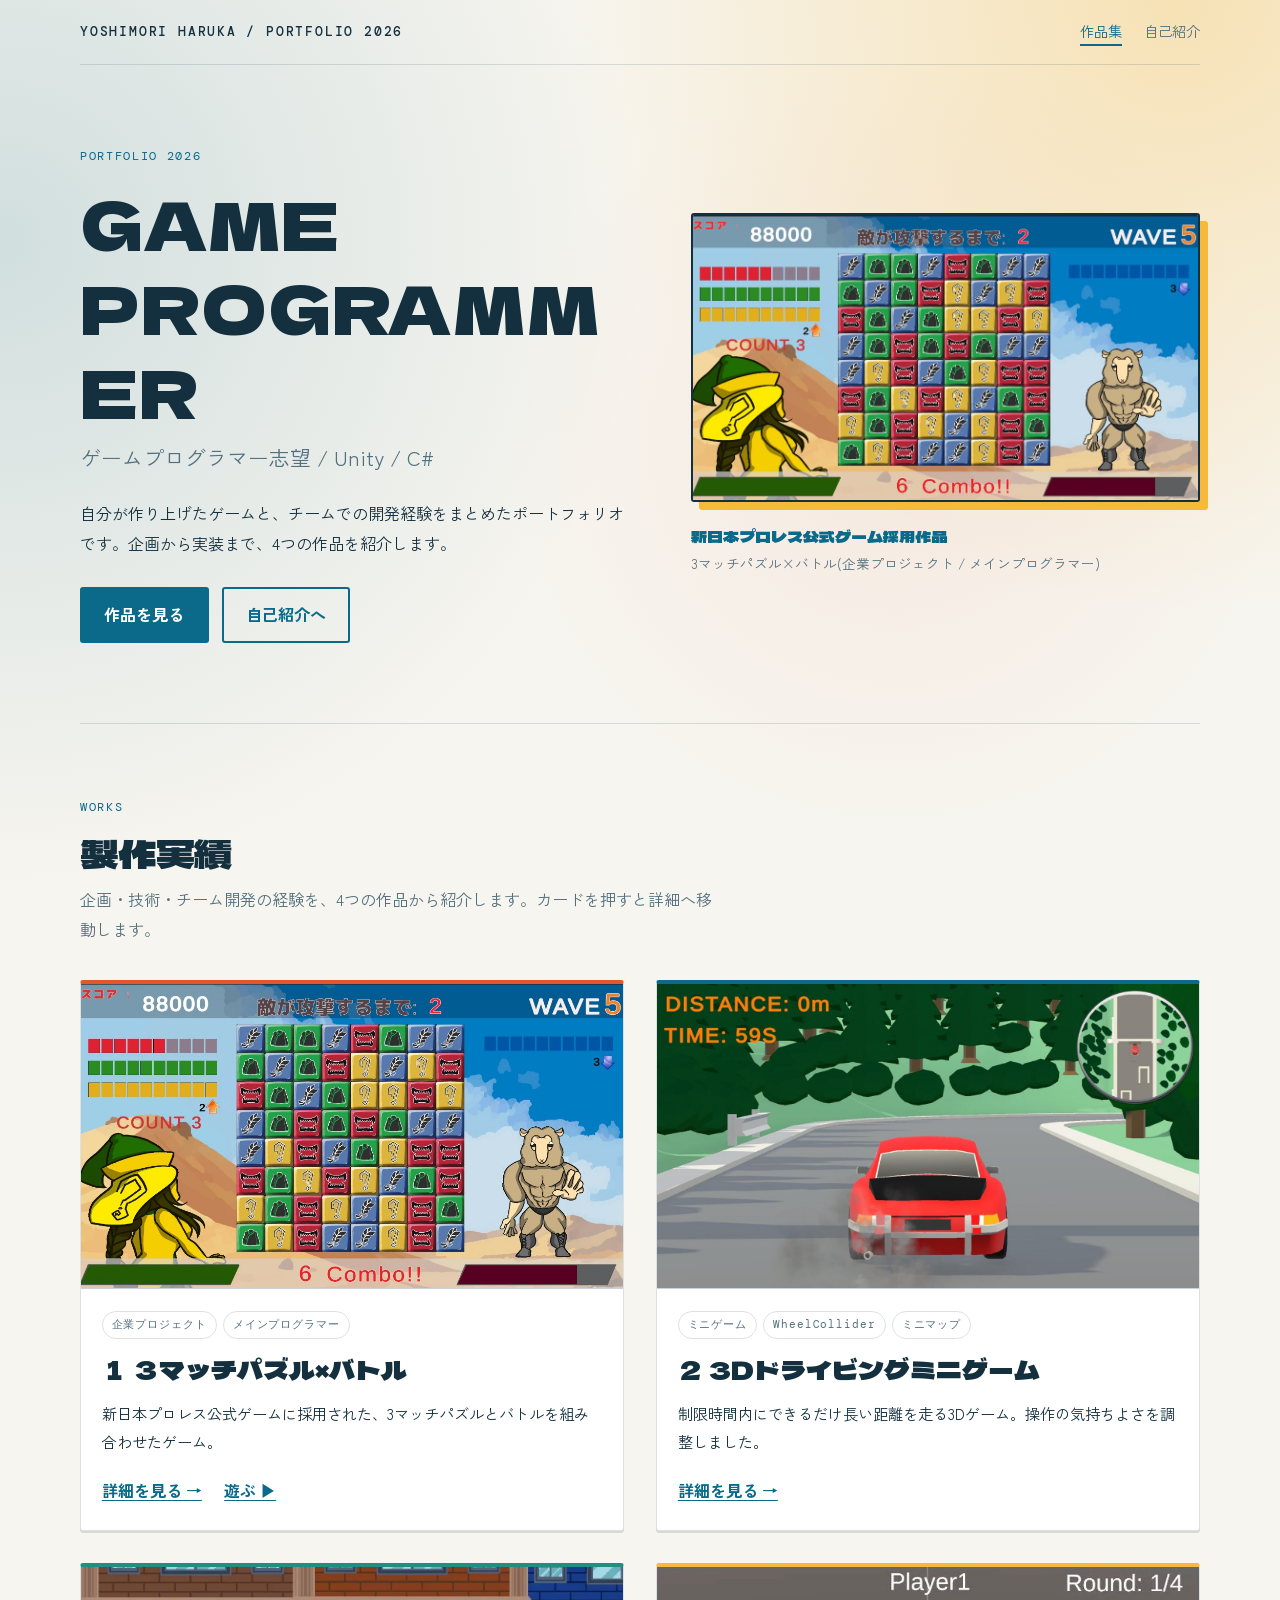
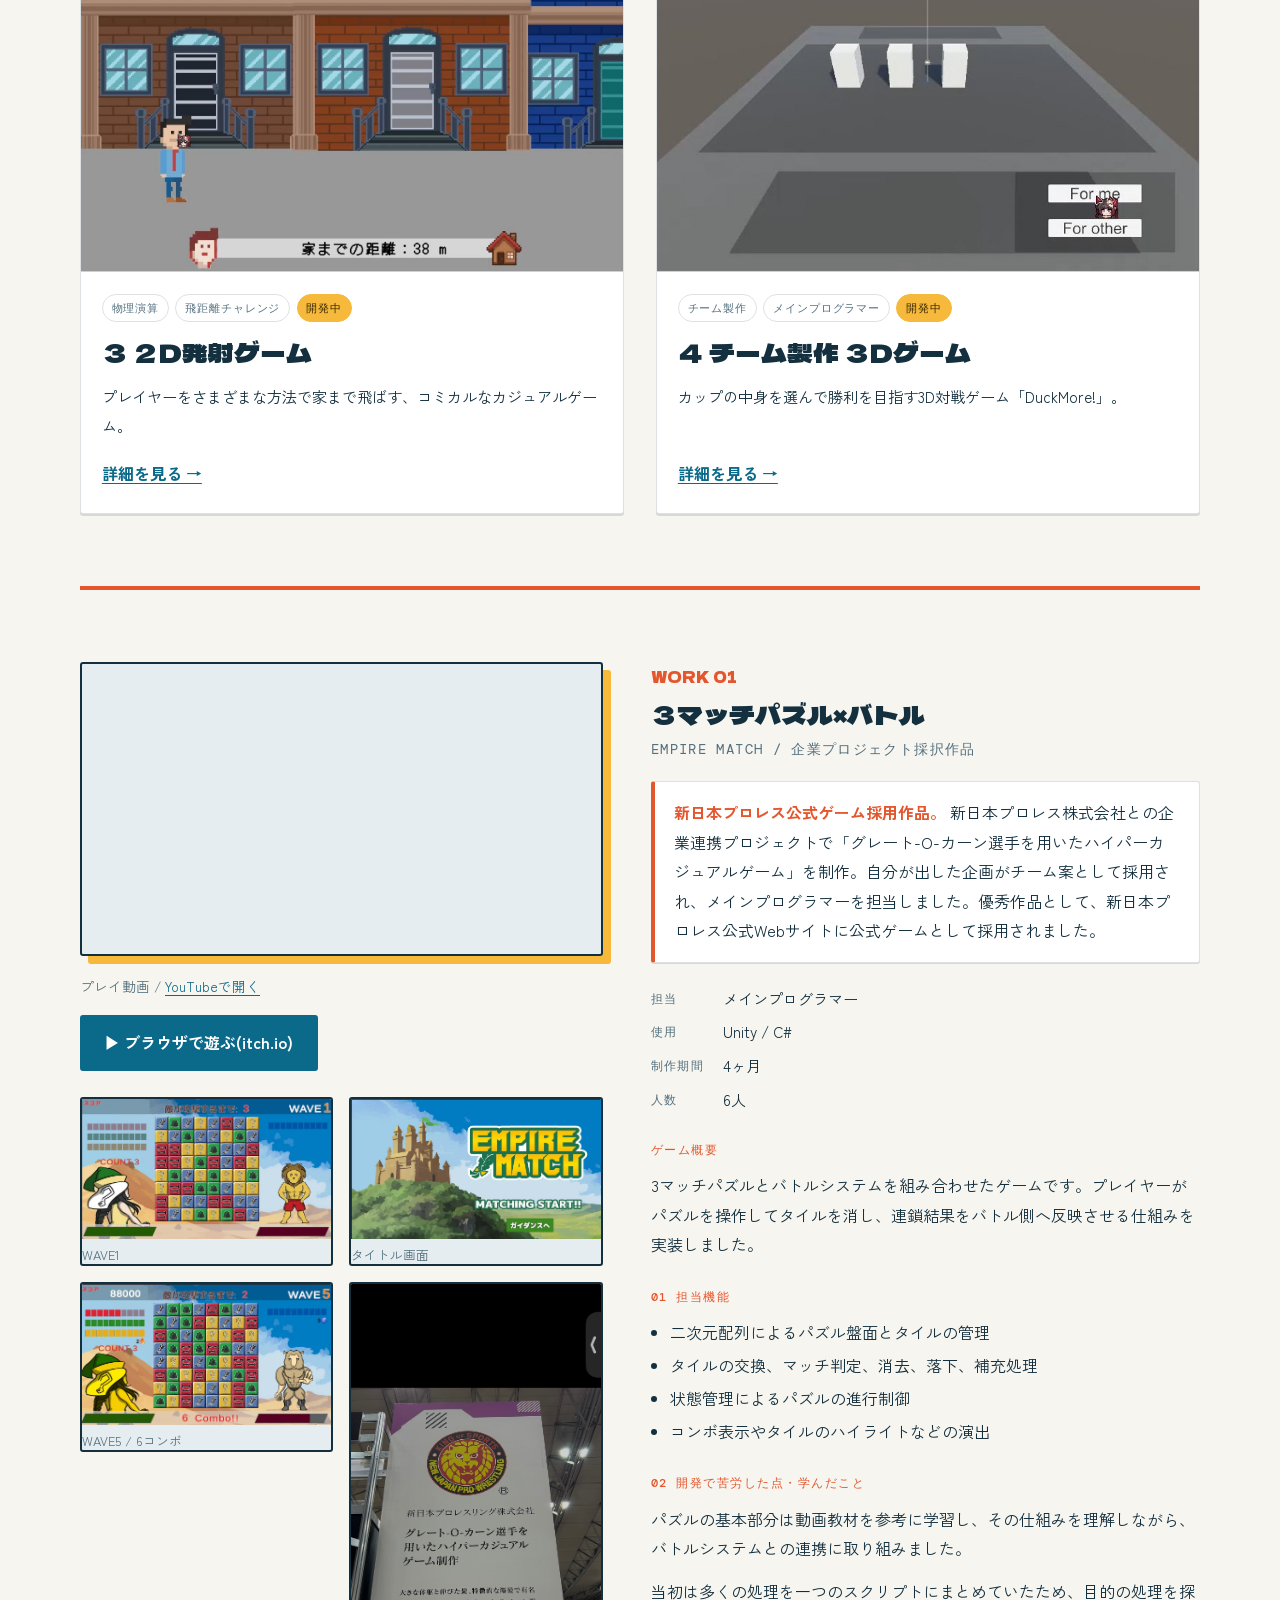
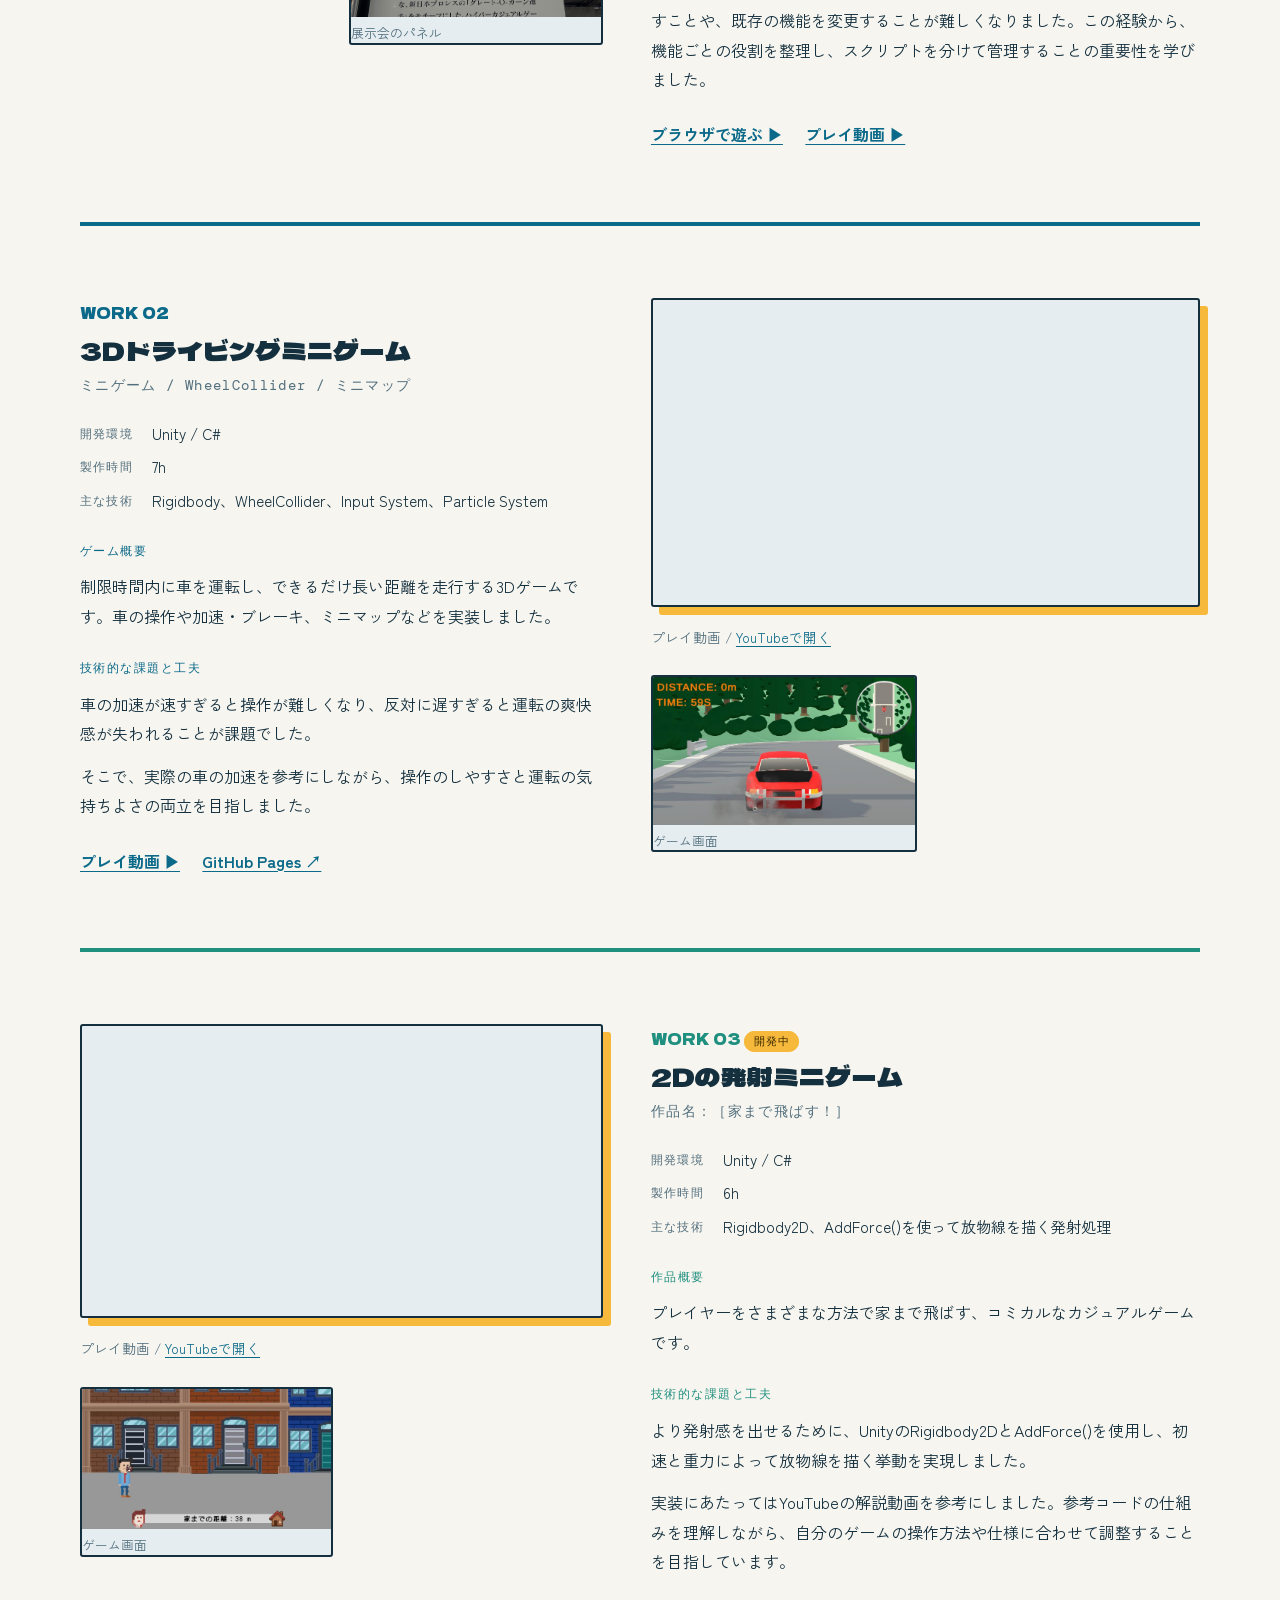
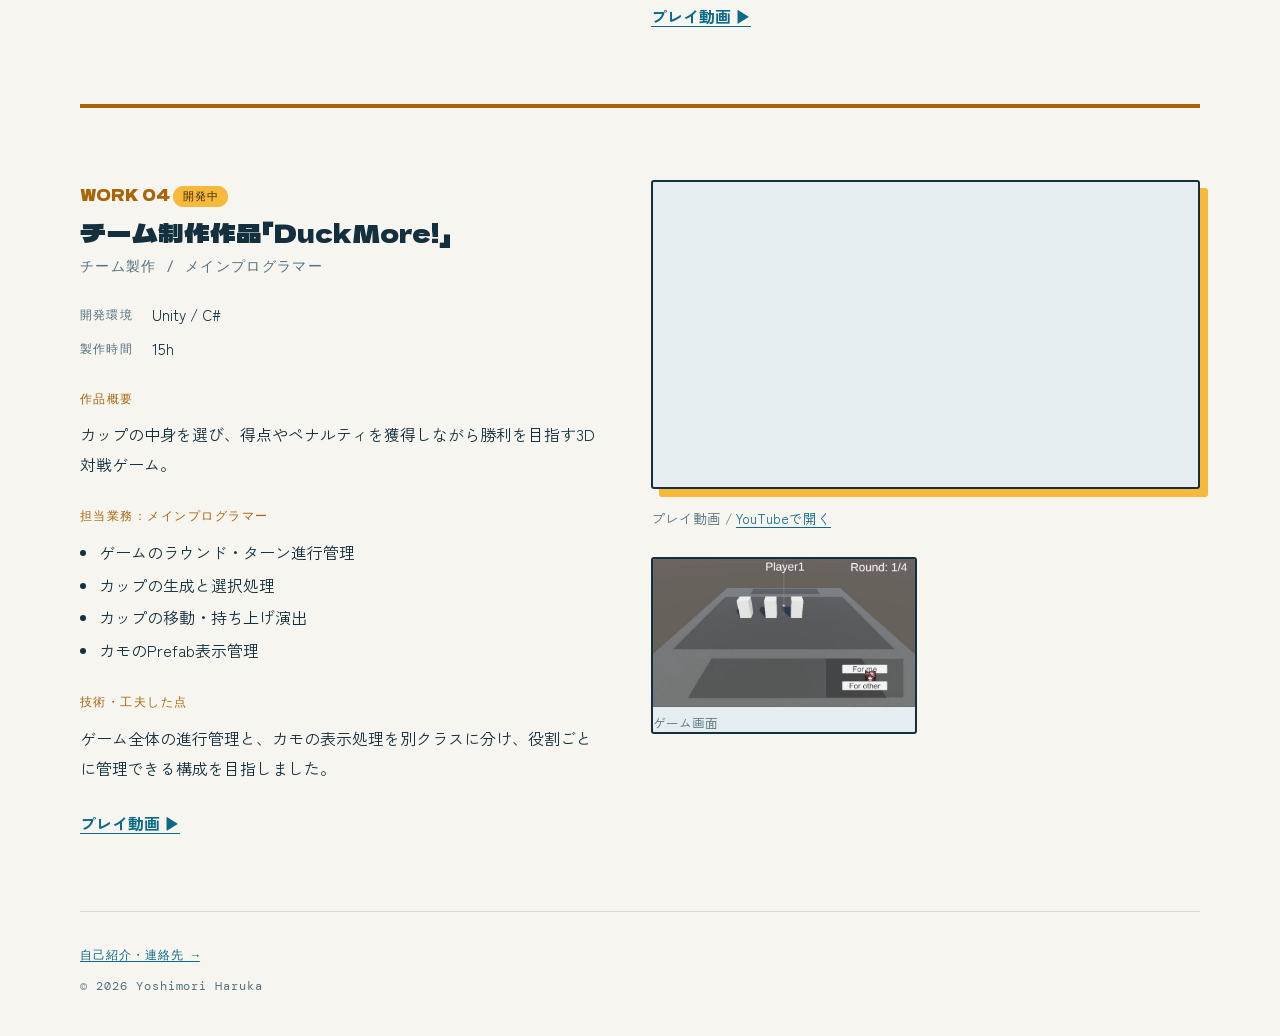
<file: index.html>
<!doctype html>
<html lang="ja">
<head>
  <meta charset="utf-8">
  <meta name="viewport" content="width=device-width, initial-scale=1">
  <title>作品集 | 吉森瑶 ポートフォリオ</title>
  <meta name="description" content="ゲームプログラマー志望・吉森瑶の作品集。Unity / C#で制作した4作品を、プレイ動画・画像・担当範囲とあわせて紹介します。">
  <link rel="preconnect" href="https://fonts.googleapis.com">
  <link rel="preconnect" href="https://fonts.gstatic.com" crossorigin>
  <link href="https://fonts.googleapis.com/css2?family=Dela+Gothic+One&family=DM+Mono:wght@400;500&family=Zen+Kaku+Gothic+New:wght@400;700&display=swap" rel="stylesheet">
  <link rel="stylesheet" href="style.css">
</head>
<body>
<div class="wrap">

  <header class="site-header">
    <a class="brand" href="index.html">YOSHIMORI HARUKA / PORTFOLIO 2026</a>
    <nav class="site-nav" aria-label="メイン">
      <a href="index.html" aria-current="page">作品集</a>
      <a href="about.html">自己紹介</a>
    </nav>
  </header>

  <!-- ===== Hero ===== -->
  <section class="hero">
    <div>
      <p class="label">Portfolio 2026</p>
      <h1>GAME<br>PROGRAMMER</h1>
      <p class="role">ゲームプログラマー志望 / Unity / C#</p>
      <p class="lead">自分が作り上げたゲームと、チームでの開発経験をまとめたポートフォリオです。企画から実装まで、4つの作品を紹介します。</p>
      <div class="hero-actions">
        <a class="btn btn-primary" href="#works">作品を見る</a>
        <a class="btn btn-ghost" href="about.html">自己紹介へ</a>
      </div>
    </div>
    <figure class="hero-visual" style="margin:0">
      <div class="shot"><img src="images/empire-wave5.jpg" alt="3マッチパズル×バトルのゲーム画面。WAVE5、6コンボを決めた場面" width="1059" height="598"></div>
      <figcaption>
        <span class="badge">新日本プロレス公式ゲーム採用作品</span>
        3マッチパズル×バトル(企業プロジェクト / メインプログラマー)
      </figcaption>
    </figure>
  </section>

  <!-- ===== 作品一覧 ===== -->
  <section class="section" id="works">
    <div class="section-head">
      <p class="label">Works</p>
      <h2>製作実績</h2>
      <p>企画・技術・チーム開発の経験を、4つの作品から紹介します。カードを押すと詳細へ移動します。</p>
    </div>

    <div class="cards">
      <article class="card">
        <a class="card-image" href="#work-1" aria-label="3マッチパズル×バトルの詳細へ"><img src="images/empire-wave5.jpg" alt="" loading="lazy"></a>
        <div class="card-body">
          <div class="tags"><span class="tag">企業プロジェクト</span><span class="tag">メインプログラマー</span></div>
          <h3>１ ３マッチパズル×バトル</h3>
          <p>新日本プロレス公式ゲームに採用された、3マッチパズルとバトルを組み合わせたゲーム。</p>
          <div class="links"><a href="#work-1">詳細を見る →</a><a href="https://haruka-00.itch.io/empirematch-web" target="_blank" rel="noopener">遊ぶ ▶</a></div>
        </div>
      </article>

      <article class="card">
        <a class="card-image" href="#work-2" aria-label="3Dドライビングミニゲームの詳細へ"><img src="images/car-dash.jpg" alt="" loading="lazy"></a>
        <div class="card-body">
          <div class="tags"><span class="tag">ミニゲーム</span><span class="tag">WheelCollider</span><span class="tag">ミニマップ</span></div>
          <h3>２ 3Dドライビングミニゲーム</h3>
          <p>制限時間内にできるだけ長い距離を走る3Dゲーム。操作の気持ちよさを調整しました。</p>
          <div class="links"><a href="#work-2">詳細を見る →</a></div>
        </div>
      </article>

      <article class="card">
        <a class="card-image" href="#work-3" aria-label="2D発射ゲームの詳細へ"><img src="images/launch-game.jpg" alt="" loading="lazy"></a>
        <div class="card-body">
          <div class="tags"><span class="tag">物理演算</span><span class="tag">飛距離チャレンジ</span><span class="tag wip">開発中</span></div>
          <h3>３ ２D発射ゲーム</h3>
          <p>プレイヤーをさまざまな方法で家まで飛ばす、コミカルなカジュアルゲーム。</p>
          <div class="links"><a href="#work-3">詳細を見る →</a></div>
        </div>
      </article>

      <article class="card">
        <a class="card-image" href="#work-4" aria-label="チーム製作3Dゲームの詳細へ"><img src="images/duckmore-game.jpg" alt="" loading="lazy"></a>
        <div class="card-body">
          <div class="tags"><span class="tag">チーム製作</span><span class="tag">メインプログラマー</span><span class="tag wip">開発中</span></div>
          <h3>４ チーム製作 ３Dゲーム</h3>
          <p>カップの中身を選んで勝利を目指す3D対戦ゲーム「DuckMore!」。</p>
          <div class="links"><a href="#work-4">詳細を見る →</a></div>
        </div>
      </article>
    </div>
  </section>

  <!-- ===== 作品1 ===== -->
  <section class="section work" id="work-1">
    <div class="featured">
      <div class="work-media">
        <div>
          <div class="video">
            <iframe src="https://www.youtube-nocookie.com/embed/MWzIqiJW7uQ" title="３マッチパズル×バトル プレイ動画" loading="lazy" allow="accelerometer; encrypted-media; gyroscope; picture-in-picture" allowfullscreen></iframe>
          </div>
          <p class="video-note">プレイ動画 / <a href="https://youtu.be/MWzIqiJW7uQ" target="_blank" rel="noopener">YouTubeで開く</a></p>
          <p style="margin-top:1rem"><a class="btn btn-primary" href="https://haruka-00.itch.io/empirematch-web" target="_blank" rel="noopener">▶ ブラウザで遊ぶ(itch.io)</a></p>
        </div>
        <div class="gallery">
          <figure class="shot"><img src="images/empire-title.jpg" alt="WAVE1の画面" loading="lazy"><figcaption>WAVE1</figcaption></figure>
          <figure class="shot"><img src="images/empire-wave1.jpg" alt="EMPIRE MATCHのタイトル画面" loading="lazy"><figcaption>タイトル画面</figcaption></figure>
          <figure class="shot"><img src="images/empire-wave5.jpg" alt="WAVE5・6コンボの画面" loading="lazy"><figcaption>WAVE5 / 6コンボ</figcaption></figure>
          <figure class="shot tall"><img src="images/njpw-panel.jpg" alt="展示会での企業プロジェクトのパネル。優秀作品は新日本プロレスWebサイトに公式ゲームとして採用されました、と記載" loading="lazy"><figcaption>展示会のパネル</figcaption></figure>
          <!-- 写真を足すときは、上の <figure> を1つコピーして src と説明を変えるだけでOK -->
        </div>
      </div>

      <div class="featured-body">
        <p class="work-num">WORK 01</p>
        <h3>３マッチパズル×バトル</h3>
        <p class="game-name">EMPIRE MATCH / 企業プロジェクト採択作品</p>
        <div class="intro">
          <strong>新日本プロレス公式ゲーム採用作品。</strong>
          新日本プロレス株式会社との企業連携プロジェクトで「グレート-O-カーン選手を用いたハイパーカジュアルゲーム」を制作。自分が出した企画がチーム案として採用され、メインプログラマーを担当しました。優秀作品として、新日本プロレス公式Webサイトに公式ゲームとして採用されました。
        </div>
        <dl class="spec">
          <dt>担当</dt><dd>メインプログラマー</dd>
          <dt>使用</dt><dd>Unity / C#</dd>
          <dt>制作期間</dt><dd>4ヶ月</dd>
          <dt>人数</dt><dd>6人</dd>
        </dl>
        <div class="block">
          <h4>ゲーム概要</h4>
          <p>3マッチパズルとバトルシステムを組み合わせたゲームです。プレイヤーがパズルを操作してタイルを消し、連鎖結果をバトル側へ反映させる仕組みを実装しました。</p>
        </div>
        <div class="block">
          <h4>01 担当機能</h4>
          <ul>
            <li>二次元配列によるパズル盤面とタイルの管理</li>
            <li>タイルの交換、マッチ判定、消去、落下、補充処理</li>
            <li>状態管理によるパズルの進行制御</li>
            <li>コンボ表示やタイルのハイライトなどの演出</li>
          </ul>
        </div>
        <div class="block">
          <h4>02 開発で苦労した点・学んだこと</h4>
          <p>パズルの基本部分は動画教材を参考に学習し、その仕組みを理解しながら、バトルシステムとの連携に取り組みました。</p>
          <p style="margin-top:.8rem">当初は多くの処理を一つのスクリプトにまとめていたため、目的の処理を探すことや、既存の機能を変更することが難しくなりました。この経験から、機能ごとの役割を整理し、スクリプトを分けて管理することの重要性を学びました。</p>
        </div>
        <!-- GitHubのURLを足すとき: 下の links の中に <a href="https://github.com/ユーザー名/リポジトリ名" target="_blank" rel="noopener">GitHub ↗</a> を追加 -->
        <div class="links"><a href="https://haruka-00.itch.io/empirematch-web" target="_blank" rel="noopener">ブラウザで遊ぶ ▶</a><a href="https://youtu.be/MWzIqiJW7uQ" target="_blank" rel="noopener">プレイ動画 ▶</a></div>
      </div>
    </div>
  </section>

  <!-- ===== 作品2 ===== -->
  <section class="section work flip" id="work-2">
    <div class="featured">
      <div class="work-media">
        <div>
          <div class="video">
            <iframe src="https://www.youtube-nocookie.com/embed/_kdp6_DAHaY" title="3Dドライビングミニゲーム プレイ動画" loading="lazy" allow="accelerometer; encrypted-media; gyroscope; picture-in-picture" allowfullscreen></iframe>
          </div>
          <p class="video-note">プレイ動画 / <a href="https://youtu.be/_kdp6_DAHaY" target="_blank" rel="noopener">YouTubeで開く</a></p>
        </div>
        <div class="gallery">
          <figure class="shot"><img src="images/car-dash.jpg" alt="3Dドライビングミニゲームの画面" loading="lazy"><figcaption>ゲーム画面</figcaption></figure>
          <!-- 写真を足すときは、上の <figure> を1つコピーして src と説明を変えるだけでOK -->
        </div>
      </div>

      <div class="featured-body">
        <p class="work-num">WORK 02</p>
        <h3>3Dドライビングミニゲーム</h3>
        <p class="game-name">ミニゲーム / WheelCollider / ミニマップ</p>
        <dl class="spec">
          <dt>開発環境</dt><dd>Unity / C#</dd>
          <dt>製作時間</dt><dd>7h</dd>
          <dt>主な技術</dt><dd>Rigidbody、WheelCollider、Input System、Particle System</dd>
        </dl>
        <div class="block">
          <h4>ゲーム概要</h4>
          <p>制限時間内に車を運転し、できるだけ長い距離を走行する3Dゲームです。車の操作や加速・ブレーキ、ミニマップなどを実装しました。</p>
        </div>
        <div class="block">
          <h4>技術的な課題と工夫</h4>
          <p>車の加速が速すぎると操作が難しくなり、反対に遅すぎると運転の爽快感が失われることが課題でした。</p>
          <p style="margin-top:.8rem">そこで、実際の車の加速を参考にしながら、操作のしやすさと運転の気持ちよさの両立を目指しました。</p>
        </div>
        <!-- GitHubのURLを足すとき: 下の links の中に <a href="https://github.com/ユーザー名/リポジトリ名" target="_blank" rel="noopener">GitHub ↗</a> を追加 -->
        <div class="links">
          <a href="https://youtu.be/_kdp6_DAHaY" target="_blank" rel="noopener">プレイ動画 ▶</a>
          <a href="https://rukaru.github.io/CarDash/" target="_blank" rel="noopener">GitHub Pages ↗</a>
        </div>
      </div>
    </div>
  </section>

  <!-- ===== 作品3 ===== -->
  <section class="section work" id="work-3">
    <div class="featured">
      <div class="work-media">
        <div>
          <div class="video">
            <iframe src="https://www.youtube-nocookie.com/embed/MoVxRkdnMe8" title="家まで飛ばす！ プレイ動画" loading="lazy" allow="accelerometer; encrypted-media; gyroscope; picture-in-picture" allowfullscreen></iframe>
          </div>
          <p class="video-note">プレイ動画 / <a href="https://youtu.be/MoVxRkdnMe8" target="_blank" rel="noopener">YouTubeで開く</a></p>
        </div>
        <div class="gallery">
          <figure class="shot"><img src="images/launch-game.jpg" alt="家まで飛ばす！のゲーム画面" loading="lazy"><figcaption>ゲーム画面</figcaption></figure>
          <!-- 写真を足すときは、上の <figure> を1つコピーして src と説明を変えるだけでOK -->
        </div>
      </div>

      <div class="featured-body">
        <p class="work-num">WORK 03 <span class="tag wip">開発中</span></p>
        <h3>2Dの発射ミニゲーム</h3>
        <p class="game-name">作品名：［家まで飛ばす！］</p>
        <dl class="spec">
          <dt>開発環境</dt><dd>Unity / C#</dd>
          <dt>製作時間</dt><dd>6h</dd>
          <dt>主な技術</dt><dd>Rigidbody2D、AddForce()を使って放物線を描く発射処理</dd>
        </dl>
        <div class="block">
          <h4>作品概要</h4>
          <p>プレイヤーをさまざまな方法で家まで飛ばす、コミカルなカジュアルゲームです。</p>
        </div>
        <div class="block">
          <h4>技術的な課題と工夫</h4>
          <p>より発射感を出せるために、UnityのRigidbody2DとAddForce()を使用し、初速と重力によって放物線を描く挙動を実現しました。</p>
          <p style="margin-top:.8rem">実装にあたってはYouTubeの解説動画を参考にしました。参考コードの仕組みを理解しながら、自分のゲームの操作方法や仕様に合わせて調整することを目指しています。</p>
        </div>
        <!-- GitHubのURLを足すとき: 下の links の中に <a href="https://github.com/ユーザー名/リポジトリ名" target="_blank" rel="noopener">GitHub ↗</a> を追加 -->
        <div class="links"><a href="https://youtu.be/MoVxRkdnMe8" target="_blank" rel="noopener">プレイ動画 ▶</a></div>
      </div>
    </div>
  </section>

  <!-- ===== 作品4 ===== -->
  <section class="section work flip" id="work-4">
    <div class="featured">
      <div class="work-media">
        <div>
          <div class="video">
            <iframe src="https://www.youtube-nocookie.com/embed/-eeUNreim_U" title="DuckMore! プレイ動画" loading="lazy" allow="accelerometer; encrypted-media; gyroscope; picture-in-picture" allowfullscreen></iframe>
          </div>
          <p class="video-note">プレイ動画 / <a href="https://youtu.be/-eeUNreim_U" target="_blank" rel="noopener">YouTubeで開く</a></p>
        </div>
        <div class="gallery">
          <figure class="shot"><img src="images/duckmore-game.jpg" alt="DuckMore!のゲーム画面" loading="lazy"><figcaption>ゲーム画面</figcaption></figure>
          <!-- 写真を足すときは、上の <figure> を1つコピーして src と説明を変えるだけでOK -->
        </div>
      </div>

      <div class="featured-body">
        <p class="work-num">WORK 04 <span class="tag wip">開発中</span></p>
        <h3>チーム制作作品「DuckMore!」</h3>
        <p class="game-name">チーム製作 / メインプログラマー</p>
        <dl class="spec">
          <dt>開発環境</dt><dd>Unity / C#</dd>
          <dt>製作時間</dt><dd>15h</dd>
        </dl>
        <div class="block">
          <h4>作品概要</h4>
          <p>カップの中身を選び、得点やペナルティを獲得しながら勝利を目指す3D対戦ゲーム。</p>
        </div>
        <div class="block">
          <h4>担当業務：メインプログラマー</h4>
          <ul>
            <li>ゲームのラウンド・ターン進行管理</li>
            <li>カップの生成と選択処理</li>
            <li>カップの移動・持ち上げ演出</li>
            <li>カモのPrefab表示管理</li>
          </ul>
        </div>
        <div class="block">
          <h4>技術・工夫した点</h4>
          <p>ゲーム全体の進行管理と、カモの表示処理を別クラスに分け、役割ごとに管理できる構成を目指しました。</p>
        </div>
        <!-- GitHubのURLを足すとき: 下の links の中に <a href="https://github.com/ユーザー名/リポジトリ名" target="_blank" rel="noopener">GitHub ↗</a> を追加 -->
        <div class="links"><a href="https://youtu.be/-eeUNreim_U" target="_blank" rel="noopener">プレイ動画 ▶</a></div>
      </div>
    </div>
  </section>

  <footer class="site-footer">
    <p><a href="about.html">自己紹介・連絡先 →</a></p>
    <p style="margin-top:.6rem">© 2026 Yoshimori Haruka</p>
  </footer>
</div>

<div class="lightbox" id="lightbox" role="dialog" aria-label="拡大画像"><img alt=""></div>
<script>
  // ギャラリー画像をクリックで拡大 / もう一度クリックで閉じる
  const lb = document.getElementById('lightbox');
  const lbImg = lb.querySelector('img');
  document.querySelectorAll('.gallery img').forEach(img => {
    img.addEventListener('click', () => { lbImg.src = img.src; lbImg.alt = img.alt; lb.classList.add('open'); });
  });
  lb.addEventListener('click', () => lb.classList.remove('open'));
  document.addEventListener('keydown', e => { if (e.key === 'Escape') lb.classList.remove('open'); });
</script>
</body>
</html>
</file>
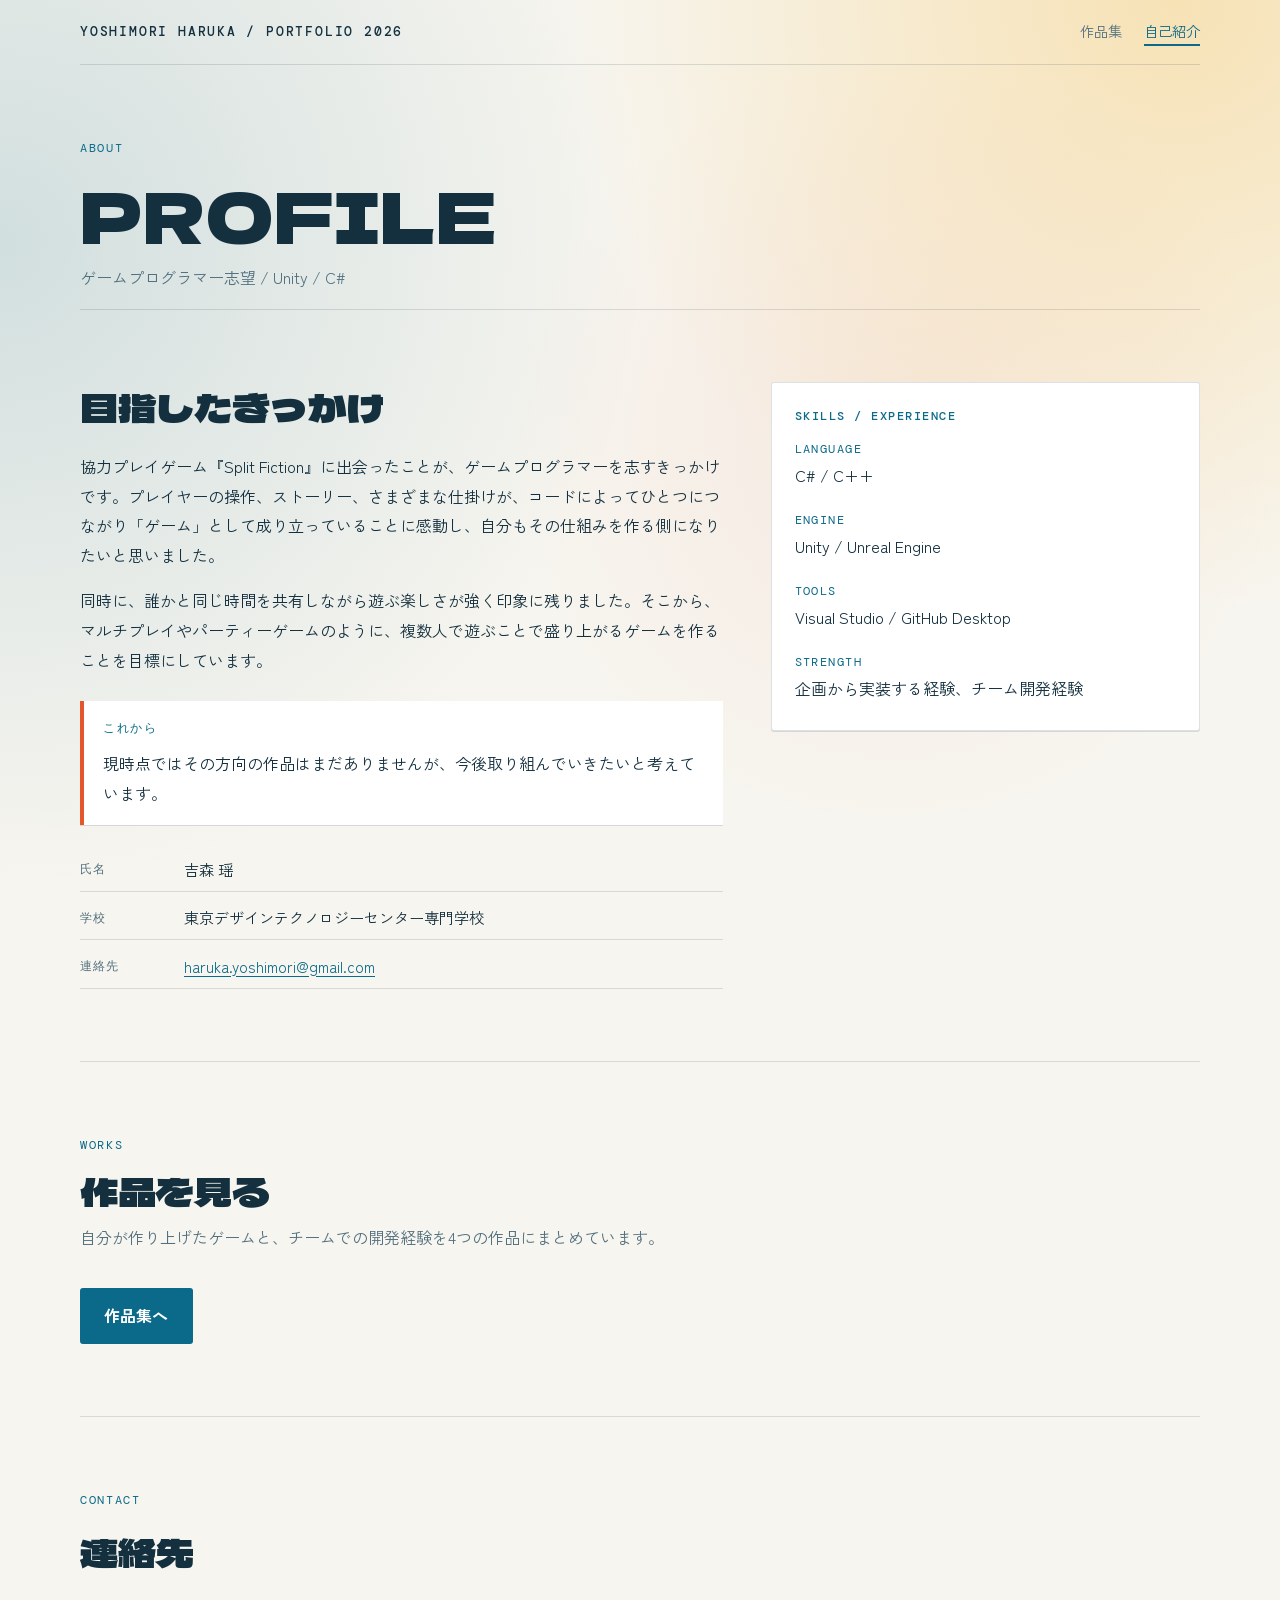
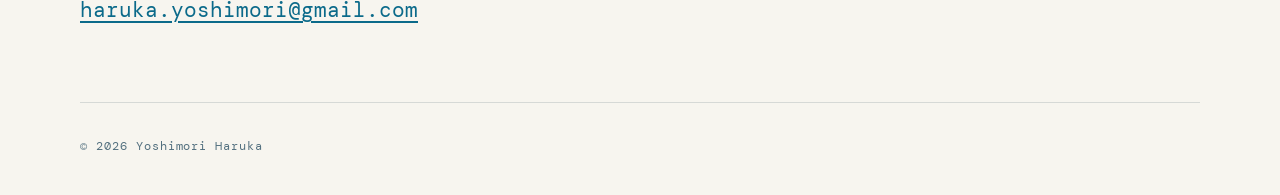
<file: about.html>
<!doctype html>
<html lang="ja">
<head>
  <meta charset="utf-8">
  <meta name="viewport" content="width=device-width, initial-scale=1">
  <title>自己紹介 | 吉森瑶 ポートフォリオ</title>
  <meta name="description" content="ゲームプログラマー志望・吉森瑶の自己紹介。ゲームプログラミングを始めたきっかけ、目指す開発スタイル、スキル、連絡先。">
  <link rel="preconnect" href="https://fonts.googleapis.com">
  <link rel="preconnect" href="https://fonts.gstatic.com" crossorigin>
  <link href="https://fonts.googleapis.com/css2?family=Dela+Gothic+One&family=DM+Mono:wght@400;500&family=Zen+Kaku+Gothic+New:wght@400;700&display=swap" rel="stylesheet">
  <link rel="stylesheet" href="style.css">
</head>
<body>
<div class="wrap">

  <header class="site-header">
    <a class="brand" href="index.html">YOSHIMORI HARUKA / PORTFOLIO 2026</a>
    <nav class="site-nav" aria-label="メイン">
      <a href="index.html">作品集</a>
      <a href="about.html" aria-current="page">自己紹介</a>
    </nav>
  </header>

  <section class="page-head">
    <p class="label">About</p>
    <h1>PROFILE</h1>
    <p class="role">ゲームプログラマー志望 / Unity / C#</p>
  </section>

  <!-- ===== プロフィール ===== -->
  <section class="section">
    <div class="profile">
      <div>
        <h2>目指したきっかけ</h2>
        <p style="margin-top:1.4rem">協力プレイゲーム『Split Fiction』に出会ったことが、ゲームプログラマーを志すきっかけです。プレイヤーの操作、ストーリー、さまざまな仕掛けが、コードによってひとつにつながり「ゲーム」として成り立っていることに感動し、自分もその仕組みを作る側になりたいと思いました。</p>
        <p>同時に、誰かと同じ時間を共有しながら遊ぶ楽しさが強く印象に残りました。そこから、マルチプレイやパーティーゲームのように、複数人で遊ぶことで盛り上がるゲームを作ることを目標にしています。</p>
        <div class="goal">
          <h4>これから</h4>
          <p>現時点ではその方向の作品はまだありませんが、今後取り組んでいきたいと考えています。</p>
        </div>

        <dl class="facts">
          <div><dt>氏名</dt><dd>吉森 瑶</dd></div>
          <div><dt>学校</dt><dd>東京デザインテクノロジーセンター専門学校</dd></div>
          <div><dt>連絡先</dt><dd><a href="mailto:haruka.yoshimori@gmail.com">haruka.yoshimori@gmail.com</a></dd></div>
        </dl>
      </div>

      <aside>
        <!-- プロフィール写真を入れる場合は、下のコメントを外して画像を差し替えてください
        <figure class="shot" style="margin-bottom:1.6rem"><img src="images/profile.jpg" alt="吉森瑶のプロフィール写真"></figure>
        -->
        <div class="skills">
          <h4>Skills / Experience</h4>
          <dl>
            <div><dt>LANGUAGE</dt><dd>C# / C++</dd></div>
            <div><dt>ENGINE</dt><dd>Unity / Unreal Engine</dd></div>
            <div><dt>TOOLS</dt><dd>Visual Studio / GitHub Desktop</dd></div>
            <div><dt>STRENGTH</dt><dd>企画から実装する経験、チーム開発経験</dd></div>
          </dl>
        </div>
      </aside>
    </div>
  </section>

  <!-- ===== 作品への導線 ===== -->
  <section class="section">
    <div class="section-head">
      <p class="label">Works</p>
      <h2>作品を見る</h2>
      <p>自分が作り上げたゲームと、チームでの開発経験を4つの作品にまとめています。</p>
    </div>
    <a class="btn btn-primary" href="index.html#works">作品集へ</a>
  </section>

  <!-- ===== 連絡先 ===== -->
  <section class="section">
    <div class="contact">
      <p class="label">Contact</p>
      <h2>連絡先</h2>
      <p><a class="mail" href="mailto:haruka.yoshimori@gmail.com">haruka.yoshimori@gmail.com</a></p>
    </div>
  </section>

  <footer class="site-footer">
    <p>© 2026 Yoshimori Haruka</p>
  </footer>
</div>
</body>
</html>
</file>
<file: style.css>
/* Layout: ゲームのセレクト画面を意識した1ページ構成。
   ヒーロー → 主役作品(EMPIRE MATCH) → 3作品のカード → プロフィール/スキル → 連絡先 */
:root {
  /* Color: PDFの青緑と黄色を引き継ぐ */
  --ground: #f7f5ef;
  --surface: #ffffff;
  --surface-deep: #e6edf0;
  --line: rgba(20, 48, 63, 0.14);
  --ink: #14303f;
  --muted: #53707f;
  --accent: #0b6a8a;          /* ティール: リンク・ラベル */
  --accent-ink: #ffffff;
  --accent-shadow: #f6b93b;   /* 黄色: 画像のオフセット影 */
  --yellow: #f6b93b;
  --coral: #e4572e;
  --mint: #1f8f7f;
  --amber: #a8650a;

  /* Type */
  --font-display: "Dela Gothic One", "Hiragino Kaku Gothic ProN", "Yu Gothic", sans-serif;
  --font-body: "Zen Kaku Gothic New", "Hiragino Kaku Gothic ProN", "Yu Gothic", "Meiryo", sans-serif;
  --font-mono: "DM Mono", ui-monospace, "SFMono-Regular", Menlo, Consolas, monospace;

  color-scheme: light;
}

*,
*::before,
*::after { box-sizing: border-box; }

html { scroll-behavior: smooth; }

body {
  margin: 0;
  background: var(--ground);
  color: var(--ink);
  font-family: var(--font-body);
  font-size: 1rem;
  line-height: 1.85;
  padding-block: 0;
  background-image:
    radial-gradient(circle at 92% 0%, rgba(246, 185, 59, 0.32), transparent 38%),
    radial-gradient(circle at 0% 22%, rgba(11, 106, 138, 0.16), transparent 42%),
    radial-gradient(circle at 70% 40%, rgba(228, 87, 46, 0.08), transparent 35%);
  background-repeat: no-repeat;
  background-size: 100% 1100px;
  padding-left: max(16px, env(safe-area-inset-left, 0px));
  padding-right: max(16px, env(safe-area-inset-right, 0px));
  -webkit-text-size-adjust: 100%;
}

img { display: block; max-width: 100%; height: auto; }

a { color: var(--accent); text-underline-offset: 0.2em; }
a:hover { color: #08485f; }

:focus-visible {
  outline: 3px solid var(--accent);
  outline-offset: 3px;
  border-radius: 2px;
}

.wrap {
  width: 100%;
  max-width: 1120px;
  margin-inline: auto;
}

.label {
  font-family: var(--font-mono);
  font-size: 0.75rem;
  letter-spacing: 0.14em;
  text-transform: uppercase;
  color: var(--accent);
  margin: 0;
}

h1, h2, h3 {
  font-family: var(--font-display);
  font-weight: 400;
  line-height: 1.25;
  text-wrap: balance;
  margin: 0;
}

h2 { font-size: clamp(1.7rem, 4vw, 2.4rem); }
h3 { font-size: clamp(1.25rem, 2.6vw, 1.6rem); }
h4 {
  font-family: var(--font-mono);
  font-size: 0.78rem;
  font-weight: 500;
  letter-spacing: 0.12em;
  text-transform: uppercase;
  color: var(--accent);
  margin: 0 0 0.6rem;
}

p { margin: 0; }

/* ---------- Header ---------- */
.site-header {
  display: flex;
  flex-wrap: wrap;
  align-items: center;
  justify-content: space-between;
  gap: 0.5rem 1.5rem;
  padding-block: 1.1rem;
  border-bottom: 1px solid var(--line);
}

.site-header .brand {
  font-family: var(--font-mono);
  font-size: 0.8rem;
  letter-spacing: 0.14em;
  color: var(--ink);
  text-decoration: none;
}

.site-nav {
  display: flex;
  flex-wrap: wrap;
  gap: 0.25rem 1.4rem;
  font-size: 0.9rem;
}

.site-nav a { color: var(--muted); text-decoration: none; }
.site-nav a:hover { color: var(--accent); }
.site-nav a[aria-current="page"] { color: var(--accent); border-bottom: 2px solid var(--accent); }

/* ---------- Hero ---------- */
.hero {
  display: grid;
  grid-template-columns: minmax(0, 1.05fr) minmax(0, 0.95fr);
  gap: 3rem;
  align-items: center;
  padding-block: clamp(2.5rem, 7vw, 5rem);
}

.hero h1 {
  font-size: clamp(2rem, 7.4vw, 4.2rem);
  margin-top: 0.8rem;
  letter-spacing: 0.01em;
  overflow-wrap: anywhere;
}

.hero .role {
  margin-top: 0.4rem;
  font-size: clamp(1.05rem, 2.4vw, 1.3rem);
  color: var(--muted);
}

.hero .lead {
  margin-top: 1.4rem;
  max-width: 34rem;
}

.hero .school {
  margin-top: 0.8rem;
  font-size: 0.9rem;
  color: var(--muted);
}

.hero-actions {
  display: flex;
  flex-wrap: wrap;
  gap: 0.8rem;
  margin-top: 1.8rem;
}

.btn {
  display: inline-block;
  padding: 0.7rem 1.4rem;
  font-weight: 700;
  text-decoration: none;
  border: 2px solid var(--accent);
  border-radius: 3px;
}

.btn-primary { background: var(--accent); color: var(--accent-ink); }
.btn-primary:hover { background: #08485f; border-color: #08485f; color: #fff; }
.btn-ghost { color: var(--accent); }
.btn-ghost:hover { background: rgba(11, 106, 138, 0.1); }

.shot {
  margin: 0;
  border: 2px solid var(--ink);
  border-radius: 3px;
  box-shadow: 8px 8px 0 var(--accent-shadow);
  background: var(--surface-deep);
  overflow: hidden;
}

.hero-visual figcaption {
  margin-top: 1.4rem;
  font-size: 0.85rem;
  color: var(--muted);
  line-height: 1.6;
}

.hero-visual .badge {
  display: block;
  font-family: var(--font-display);
  font-size: 1rem;
  color: var(--accent);
  margin-bottom: 0.2rem;
}

/* ---------- Sections ---------- */
.section {
  padding-block: clamp(2.5rem, 6vw, 4.5rem);
  border-top: 1px solid var(--line);
}

.section-head {
  display: grid;
  gap: 0.6rem;
  margin-bottom: 2.2rem;
}

.section-head p:not(.label) { color: var(--muted); max-width: 40rem; }

/* ---------- Featured work ---------- */
.featured {
  display: grid;
  grid-template-columns: minmax(0, 1fr) minmax(0, 1.05fr);
  gap: 3rem;
  align-items: start;
}

.featured-shots {
  display: grid;
  gap: 1.6rem;
  min-width: 0;
}

.featured-body { min-width: 0; }
.featured-body h3 { margin-top: 0.5rem; }
.featured-body .game-name {
  font-family: var(--font-mono);
  font-size: 0.85rem;
  letter-spacing: 0.1em;
  color: var(--muted);
  margin-top: 0.4rem;
}

.featured-body .intro {
  margin-top: 1.2rem;
  padding: 1rem 1.2rem;
  background: var(--surface);
  border: 1px solid var(--line);
  border-radius: 3px;
}

.featured-body .intro strong { color: var(--accent); }

.spec {
  display: grid;
  grid-template-columns: max-content minmax(0, 1fr);
  gap: 0.35rem 1.2rem;
  margin: 1.3rem 0 0;
  font-size: 0.95rem;
}

.spec dt {
  font-family: var(--font-mono);
  font-size: 0.75rem;
  letter-spacing: 0.1em;
  color: var(--muted);
  padding-top: 0.25rem;
  white-space: nowrap;
}

.spec dd { margin: 0; overflow-wrap: anywhere; }

.block { margin-top: 1.6rem; }
.block ul {
  margin: 0;
  padding-left: 1.2rem;
}
.block li { margin-bottom: 0.2rem; }

.links {
  display: flex;
  flex-wrap: wrap;
  gap: 0.6rem 1.4rem;
  margin-top: 1.6rem;
}

.links a { font-weight: 700; }

/* ---------- Work cards ---------- */
.cards {
  display: grid;
  grid-template-columns: repeat(2, minmax(0, 1fr));
  gap: 2rem;
  margin-top: 0;
}

.card {
  display: flex;
  flex-direction: column;
  min-width: 0;
  background: var(--surface);
  border: 1px solid var(--line);
  border-radius: 3px;
  overflow: hidden;
}

.card-image {
  aspect-ratio: 16 / 9;
  overflow: hidden;
  background: var(--surface-deep);
  border-bottom: 1px solid var(--line);
}

.card-image img {
  width: 100%;
  height: 100%;
  object-fit: cover;
  transition: transform 0.4s ease;
}

.card:hover .card-image img { transform: scale(1.04); }

.card-body {
  display: flex;
  flex-direction: column;
  flex: 1;
  gap: 0.9rem;
  padding: 1.4rem 1.3rem 1.5rem;
}

.card-body .tags {
  display: flex;
  flex-wrap: wrap;
  gap: 0.4rem;
}

.tag {
  font-family: var(--font-mono);
  font-size: 0.7rem;
  letter-spacing: 0.08em;
  padding: 0.15rem 0.55rem;
  border: 1px solid var(--line);
  border-radius: 99px;
  color: var(--muted);
}

.tag.wip {
  color: #3a2800;
  background: var(--yellow);
  border-color: var(--yellow);
  font-weight: 500;
}

.card-body p { font-size: 0.95rem; }
.card-body .spec { margin-top: 0; font-size: 0.88rem; }
.card-body .links { margin-top: auto; padding-top: 0.4rem; }

/* ---------- Profile / skills ---------- */
.profile {
  display: grid;
  grid-template-columns: minmax(0, 1.2fr) minmax(0, 0.8fr);
  gap: 3rem;
  align-items: start;
}

.profile p + p { margin-top: 1rem; }

.skills {
  background: var(--surface);
  border: 1px solid var(--line);
  border-radius: 3px;
  padding: 1.4rem 1.4rem 1.6rem;
}

.skills dl {
  display: grid;
  gap: 1.1rem;
  margin: 0;
}

.skills dt {
  font-family: var(--font-mono);
  font-size: 0.75rem;
  letter-spacing: 0.12em;
  color: var(--accent);
}

.skills dd { margin: 0.1rem 0 0; }

/* ---------- Contact ---------- */
.contact {
  display: grid;
  gap: 1rem;
}

.contact .mail {
  font-family: var(--font-mono);
  font-size: clamp(1rem, 3.4vw, 1.3rem);
  overflow-wrap: anywhere;
}

.site-footer {
  padding-block: 2rem 2.4rem;
  border-top: 1px solid var(--line);
  font-family: var(--font-mono);
  font-size: 0.75rem;
  letter-spacing: 0.08em;
  color: var(--muted);
}

/* ---------- Responsive ---------- */
@media (max-width: 820px) {
  .hero,
  .featured,
  .profile { grid-template-columns: minmax(0, 1fr); gap: 2.2rem; }
  .shot { box-shadow: 6px 6px 0 var(--accent-shadow); }
}

@media (max-width: 620px) {
  .cards { grid-template-columns: minmax(0, 1fr); }
}

@media (prefers-reduced-motion: reduce) {
  html { scroll-behavior: auto; }
  .card-image img { transition: none; }
  .card:hover .card-image img { transform: none; }
}

/* ---------- 追加: 動画・写真ギャラリー・作品詳細・自己紹介ページ ---------- */
.video {
  position: relative;
  aspect-ratio: 16 / 9;
  border: 2px solid var(--ink);
  border-radius: 3px;
  box-shadow: 8px 8px 0 var(--accent-shadow);
  background: var(--surface-deep);
  overflow: hidden;
}
.video iframe { position: absolute; inset: 0; width: 100%; height: 100%; border: 0; }
.video-note { margin-top: 1.1rem; font-size: 0.85rem; color: var(--muted); }

.gallery {
  align-items: start;
  display: grid;
  grid-template-columns: repeat(auto-fill, minmax(180px, 1fr));
  gap: 1rem;
}
.gallery figure { margin: 0; }
.gallery .shot { box-shadow: none; }
.gallery img { width: 100%; aspect-ratio: 16 / 9; object-fit: cover; cursor: zoom-in; }
.gallery figcaption { margin-top: 0.4rem; font-size: 0.8rem; color: var(--muted); line-height: 1.5; }
.gallery .tall img { aspect-ratio: 3 / 4; object-position: top; }

.work { scroll-margin-top: 1rem; }
.work-num {
  font-family: var(--font-display);
  font-size: 0.95rem;
  color: var(--accent);
}
.work-lead { color: var(--muted); margin-top: 0.4rem; }
.work-media { display: grid; gap: 1.6rem; min-width: 0; }
.work.flip .work-media { order: 2; }

.page-head { padding-block: clamp(2.5rem, 7vw, 4.5rem) 1rem; }
.page-head h1 { font-size: clamp(2.4rem, 8vw, 4.4rem); margin-top: 0.6rem; }
.page-head .role { margin-top: 0.4rem; color: var(--muted); }

.facts { display: grid; gap: 0.2rem; margin: 1.4rem 0 0; font-size: 0.95rem; }
.facts div { display: grid; grid-template-columns: 5.5rem minmax(0, 1fr); gap: 1rem; padding-block: 0.5rem; border-bottom: 1px solid var(--line); }
.facts dt { font-family: var(--font-mono); font-size: 0.75rem; letter-spacing: 0.1em; color: var(--muted); padding-top: 0.2rem; }
.facts dd { margin: 0; overflow-wrap: anywhere; }

.goal {
  margin-top: 1.6rem;
  padding: 1rem 1.2rem;
  border-left: 4px solid var(--accent);
  background: var(--surface);
}

.lightbox {
  position: fixed; inset: 0; z-index: 10;
  display: none; place-items: center;
  background: rgba(5, 20, 30, 0.92);
  padding: 1rem;
  cursor: zoom-out;
}
.lightbox.open { display: grid; }
.lightbox img { max-height: 92vh; max-width: 100%; width: auto; border: 2px solid var(--ink); }

@media (max-width: 820px) {
  .work.flip .work-media { order: 0; }
  .video { box-shadow: 6px 6px 0 var(--accent-shadow); }
}

/* ---------- 配色: 作品ごとのアクセント色 ---------- */
.work { --wa: var(--accent); border-top: 4px solid var(--wa); }
#work-1 { --wa: var(--coral); }
#work-2 { --wa: var(--accent); }
#work-3 { --wa: var(--mint); }
#work-4 { --wa: var(--amber); }
.work h4, .work .work-num { color: var(--wa); }
.work .featured-body .intro { border-left: 4px solid var(--wa); }
.work .featured-body .intro strong { color: var(--wa); }

.card { border-top: 4px solid var(--accent); box-shadow: 0 2px 0 var(--line); }
.cards .card:nth-child(1) { border-top-color: var(--coral); }
.cards .card:nth-child(2) { border-top-color: var(--accent); }
.cards .card:nth-child(3) { border-top-color: var(--mint); }
.cards .card:nth-child(4) { border-top-color: var(--yellow); }

.skills, .featured-body .intro, .goal { box-shadow: 0 1px 0 var(--line); }
.goal { border-left-color: var(--coral); }
.site-header .brand { font-weight: 500; }
</file>
